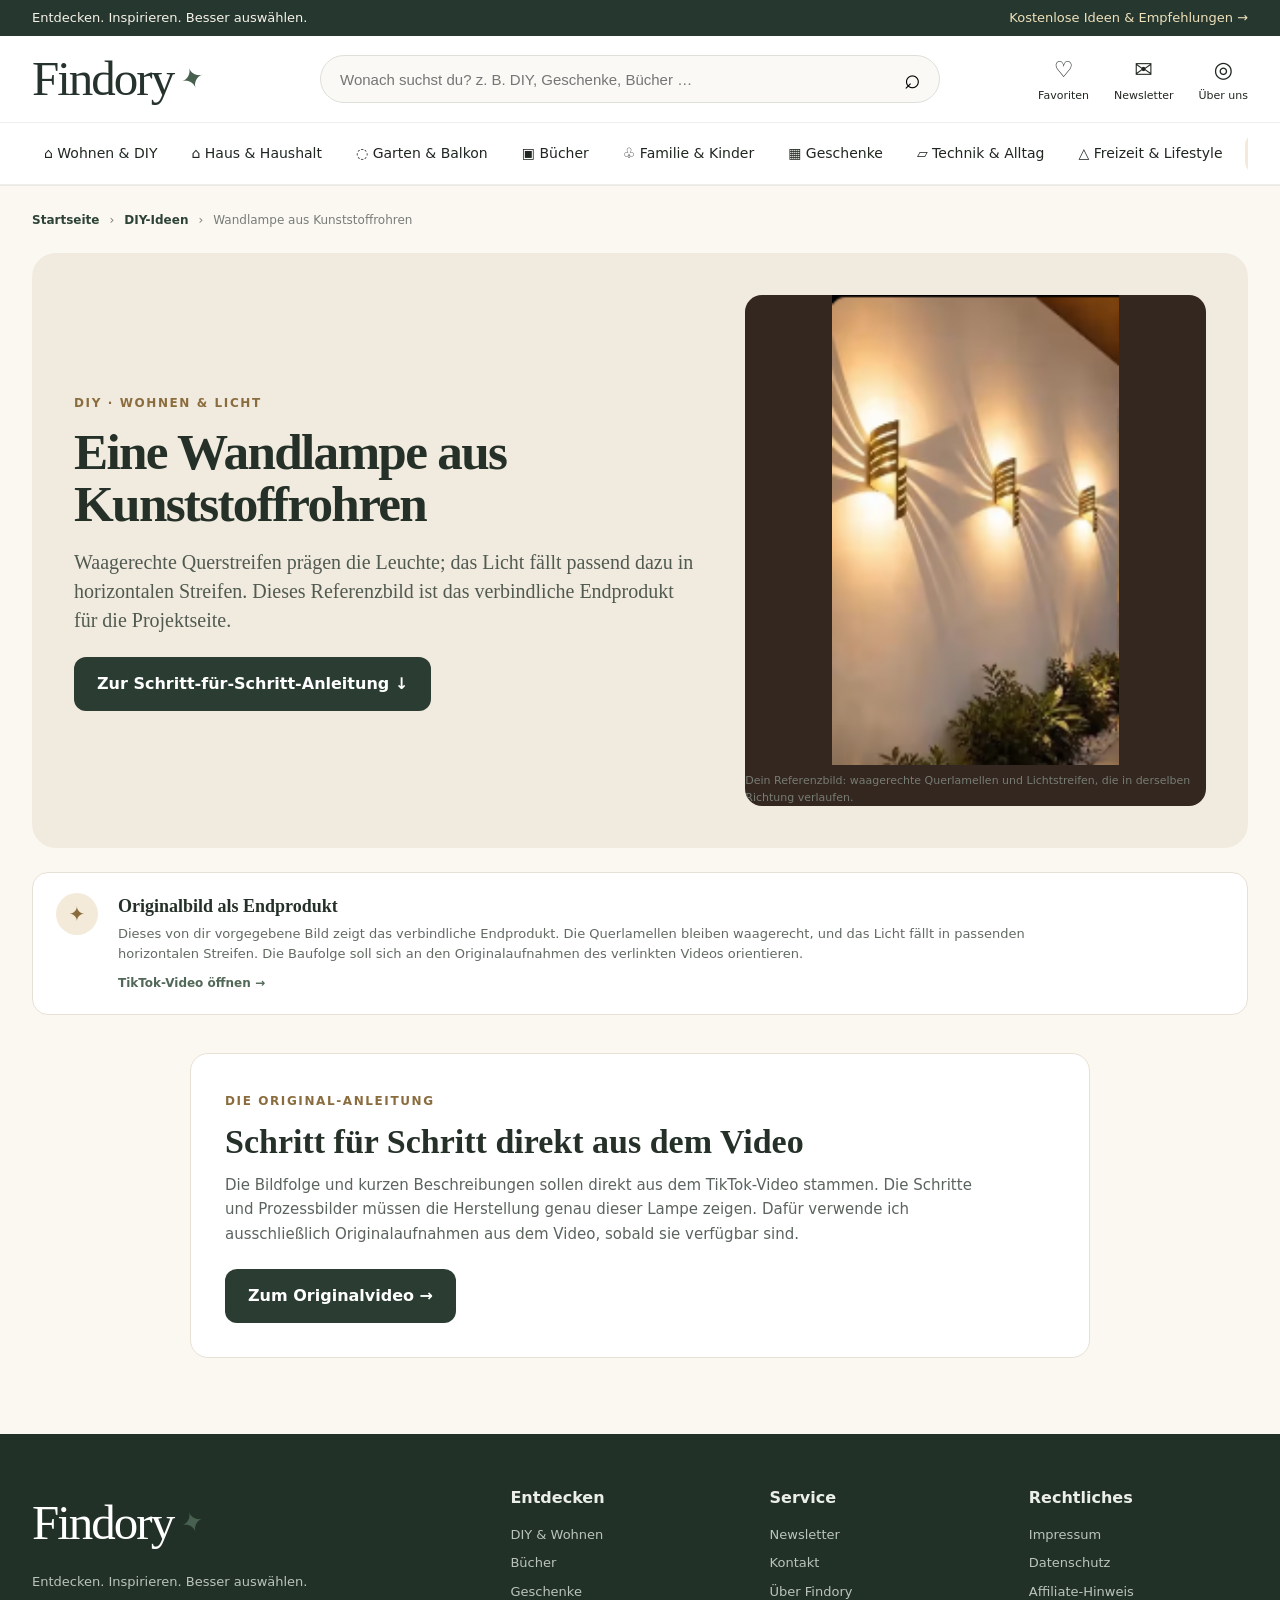
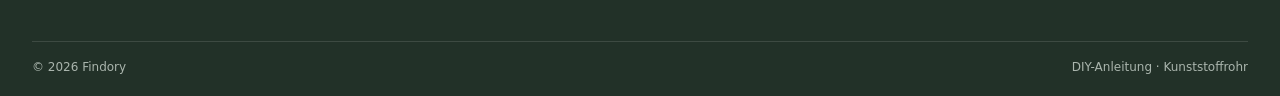
<file: diy-lampe-aus-kunststoffrohren.html>
<!doctype html>
<html lang="de">
<head>
  <meta charset="utf-8" />
  <meta name="viewport" content="width=device-width,initial-scale=1" />
  <title>Wandlampe aus Kunststoffrohren selber machen | Findory</title>
  <meta name="description" content="Schritt für Schritt zur skulpturalen DIY-Wandlampe aus Kunststoffrohr-Segmenten – inspiriert von einem kurzen DIY-Video." />
  <link rel="stylesheet" href="styles.css?v=lamp-3" />
</head>
<body>
  <div class="topbar"><div class="wrap topbar-inner"><span>Entdecken. Inspirieren. Besser auswählen.</span><a href="index.html#newsletter">Kostenlose Ideen & Empfehlungen →</a></div></div>
  <header class="site-header">
    <div class="wrap header-main">
      <a class="brand" href="index.html"><span class="brand-word">Findory</span><span class="leaf">✦</span></a>
      <form class="search" onsubmit="return false"><input aria-label="Suche" placeholder="Wonach suchst du? z. B. DIY, Geschenke, Bücher …"><button aria-label="Suchen">⌕</button></form>
      <div class="header-actions"><a href="index.html#highlights">♡<span>Favoriten</span></a><a href="index.html#newsletter">✉<span>Newsletter</span></a><a href="index.html#books">◎<span>Über uns</span></a></div>
    </div>
    <nav class="category-nav"><div class="wrap nav-scroll">
      <a href="index.html#diy-projekte">⌂ Wohnen & DIY</a><a href="index.html#highlights">⌂ Haus & Haushalt</a><a href="index.html#highlights">◌ Garten & Balkon</a><a href="index.html#books">▣ Bücher</a><a href="index.html#highlights">♧ Familie & Kinder</a><a href="index.html#gifts">▦ Geschenke</a><a href="index.html#highlights">▱ Technik & Alltag</a><a href="index.html#highlights">△ Freizeit & Lifestyle</a><a class="accent" href="index.html#recommendations">★ Empfehlungen</a>
    </div></nav>
  </header>
  <main class="lamp-tutorial">
    <div class="wrap article-wrap">
      <nav class="breadcrumbs" aria-label="Brotkrumennavigation"><a href="index.html">Startseite</a><span>›</span><a href="index.html#diy-projekte">DIY-Ideen</a><span>›</span><span>Wandlampe aus Kunststoffrohren</span></nav>
      <section class="article-hero">
        <div class="article-hero-copy">
          <span class="eyebrow dark">DIY · WOHNEN & LICHT</span>
          <h1>Eine Wandlampe aus Kunststoffrohren</h1>
          <p class="article-deck">Waagerechte Querstreifen prägen die Leuchte; das Licht fällt passend dazu in horizontalen Streifen. Dieses Referenzbild ist das verbindliche Endprodukt für die Projektseite.</p>
          <a class="btn dark" href="#anleitung">Zur Schritt-für-Schritt-Anleitung ↓</a>
        </div>
        <figure class="article-hero-image"><img src="images/lampe-kunststoffrohr-referenz.png" alt="Das Referenzbild der fertigen Wandlampe mit waagerechten Querlamellen und horizontalem Streiflicht"><figcaption>Dein Referenzbild: waagerechte Querlamellen und Lichtstreifen, die in derselben Richtung verlaufen.</figcaption></figure>
      </section>

      <aside class="source-note"><span class="source-mark">✦</span><div><b>Originalbild als Endprodukt</b><p>Dieses von dir vorgegebene Bild zeigt das verbindliche Endprodukt. Die Querlamellen bleiben waagerecht, und das Licht fällt in passenden horizontalen Streifen. Die Baufolge soll sich an den Originalaufnahmen des verlinkten Videos orientieren.</p><a href="https://www.tiktok.com/@daily.diy.crafts/video/7682196260492791062" target="_blank" rel="noopener noreferrer">TikTok-Video öffnen →</a></div></aside>

      <section class="video-guide-pending" id="anleitung">
        <span class="eyebrow dark">DIE ORIGINAL-ANLEITUNG</span>
        <h2>Schritt für Schritt direkt aus dem Video</h2>
        <p>Die Bildfolge und kurzen Beschreibungen sollen direkt aus dem TikTok-Video stammen. Die Schritte und Prozessbilder müssen die Herstellung genau dieser Lampe zeigen. Dafür verwende ich ausschließlich Originalaufnahmen aus dem Video, sobald sie verfügbar sind.</p>
        <a class="btn dark" href="https://www.tiktok.com/@daily.diy.crafts/video/7682196260492791062" target="_blank" rel="noopener noreferrer">Zum Originalvideo →</a>
      </section>
    </div>
  </main>
  <footer><div class="wrap footer-grid"><div><div class="brand footer-brand"><span class="brand-word">Findory</span><span class="leaf">✦</span></div><p>Entdecken. Inspirieren. Besser auswählen.</p></div><div><b>Entdecken</b><a href="index.html#diy-projekte">DIY & Wohnen</a><a href="index.html#books">Bücher</a><a href="index.html#gifts">Geschenke</a></div><div><b>Service</b><a href="index.html#newsletter">Newsletter</a><a href="#">Kontakt</a><a href="#">Über Findory</a></div><div><b>Rechtliches</b><a href="#">Impressum</a><a href="#">Datenschutz</a><a href="#">Affiliate-Hinweis</a></div></div><div class="wrap footer-bottom"><span>© 2026 Findory</span><span>DIY-Anleitung · Kunststoffrohr</span></div></footer>
</body>
</html>
</file>
<file: styles.css>
:root{--ink:#253128;--cream:#f6f1e7;--cream2:#fbf8f2;--sand:#e9ddc9;--gold:#cfa966;--green:#2d4336;--muted:#6e746f;--line:#e7e0d5;--shadow:0 14px 38px rgba(36,45,39,.11)}*{box-sizing:border-box}html{scroll-behavior:smooth}body{margin:0;background:var(--cream2);color:#202720;font-family:Inter,ui-sans-serif,system-ui,-apple-system,BlinkMacSystemFont,"Segoe UI",sans-serif;line-height:1.5}a{color:inherit;text-decoration:none}img{display:block;width:100%;height:100%;object-fit:cover}.wrap{width:min(1440px,calc(100% - 64px));margin:auto}.topbar{background:#26372f;color:#f7f3e9;font-size:13px}.topbar-inner{height:36px;display:flex;align-items:center;justify-content:space-between}.topbar a{color:#efe1ba}.site-header{background:#fff;position:sticky;top:0;z-index:20;box-shadow:0 1px 0 rgba(0,0,0,.06)}.header-main{height:86px;display:grid;grid-template-columns:260px 1fr 280px;gap:28px;align-items:center}.brand{display:flex;align-items:center;gap:8px;width:max-content}.brand-word{font-family:Georgia,serif;font-size:49px;letter-spacing:-2px;color:#26332c}.leaf{font-size:28px;color:#48604f;transform:rotate(-18deg)}.search{height:48px;border:1px solid #dfdfda;border-radius:999px;display:flex;align-items:center;background:#faf9f6}.search input{border:0;background:transparent;outline:0;font-size:15px;padding:0 19px;width:100%}.search button{border:0;background:transparent;font-size:28px;padding:0 18px;cursor:pointer}.header-actions{display:flex;justify-content:flex-end;gap:25px}.header-actions a{font-size:22px;text-align:center}.header-actions span{display:block;font-size:11px;margin-top:2px}.category-nav{border-top:1px solid #eee;border-bottom:1px solid #eee}.nav-scroll{display:flex;gap:10px;align-items:center;overflow:auto;padding:10px 0}.nav-scroll a{white-space:nowrap;padding:10px 12px;border-radius:12px;font-size:14px}.nav-scroll a:hover,.nav-scroll .accent{background:#f3ead9}.hero{position:relative;min-height:610px;overflow:hidden;color:#fff}.hero-bg{position:absolute;inset:0;background:url('https://images.unsplash.com/photo-1641232458416-feace752b346?auto=format&fit=crop&w=1800&q=88') center/cover}.hero-overlay{position:absolute;inset:0;background:linear-gradient(90deg,rgba(20,29,24,.78) 0%,rgba(24,31,27,.4) 48%,rgba(20,20,18,.24) 100%)}.hero-grid{position:relative;z-index:2;display:grid;grid-template-columns:1fr 390px;gap:70px;align-items:center;min-height:610px}.hero-copy{max-width:760px}.eyebrow{display:inline-block;font-size:12px;font-weight:800;letter-spacing:1.6px;margin-bottom:14px;color:#f3deb0}.eyebrow.dark{color:#8b6c3e}.hero h1{font-family:Georgia,serif;font-size:74px;line-height:.95;margin:0 0 22px;letter-spacing:-2px}.hero p{font-size:21px;max-width:670px;margin:0 0 28px}.hero-buttons{display:flex;gap:12px;flex-wrap:wrap}.btn{display:inline-flex;align-items:center;justify-content:center;padding:15px 23px;border-radius:12px;font-weight:750}.btn.primary{background:#f2dfb9;color:#283128}.btn.ghost{border:1px solid rgba(255,255,255,.5);background:rgba(255,255,255,.1);backdrop-filter:blur(9px)}.btn.dark{background:#2b3d33;color:#fff}.hero-cards{display:grid;gap:15px}.mini-card{height:135px;border:1px solid rgba(255,255,255,.62);border-radius:19px;overflow:hidden;display:grid;grid-template-columns:1.15fr .85fr;background:rgba(255,255,255,.9);color:#273128;box-shadow:var(--shadow)}.mini-card>div{padding:19px}.mini-card strong{font-family:Georgia,serif;font-size:21px;display:block}.mini-card span{font-size:13px;display:block;color:#5e655f;margin:4px 0 7px}.mini-card b{font-size:21px}.trustbar{background:#fff;border-bottom:1px solid var(--line)}.trust-grid{display:grid;grid-template-columns:repeat(5,1fr);padding:16px 0;gap:8px}.trust-grid>div{display:flex;gap:12px;align-items:center;padding:4px 12px}.trust-grid>div>span{width:44px;height:44px;border-radius:50%;background:#f4f0e8;display:grid;place-items:center;font-size:22px;color:#8d744b}.trust-grid p{margin:0}.trust-grid b,.trust-grid small{display:block}.trust-grid b{font-size:13px}.trust-grid small{color:#747a75}.section{padding:68px 0}.section-head{display:flex;align-items:end;justify-content:space-between;gap:30px;margin-bottom:26px}.section-head h2,.manifesto h2,.split h2{font-family:Georgia,serif;font-size:37px;line-height:1.07;margin:0}.section-head>a{font-weight:700}.cards-five{display:grid;grid-template-columns:repeat(5,1fr);gap:18px}.content-card{background:#fff;border:1px solid var(--line);border-radius:16px;overflow:hidden;box-shadow:0 7px 25px rgba(35,45,39,.05);transition:.2s transform,.2s box-shadow}.content-card:hover{transform:translateY(-4px);box-shadow:var(--shadow)}.image-wrap{height:205px;position:relative}.image-wrap span{position:absolute;top:12px;left:12px;background:#f4ead4;border-radius:999px;padding:6px 9px;font-size:10px;font-weight:900}.card-body{padding:18px}.card-body h3{font-family:Georgia,serif;font-size:19px;line-height:1.2;margin:0 0 9px}.card-body p{font-size:13px;color:#626962;margin:0 0 14px}.card-body a{font-size:13px;font-weight:800}.recommendations{background:#f1ebdf}.affiliate-note{font-size:11px;color:#747a75;background:#fff;border:1px solid #ddd5c9;padding:7px 10px;border-radius:999px}.product-grid{display:grid;grid-template-columns:repeat(4,1fr);gap:18px}.product{background:#fff;border-radius:18px;padding:24px;border:1px solid #e4dbcd}.product-icon{width:48px;height:48px;border-radius:14px;background:#f2e7d3;display:grid;place-items:center;font-size:23px;margin-bottom:18px}.product h3{font-family:Georgia,serif;font-size:23px;margin:0 0 8px}.product p{color:#697069;font-size:14px;min-height:63px}.product-meta{display:flex;justify-content:space-between;align-items:center;margin:18px 0}.product-meta span{font-weight:800}.product-meta b{font-size:10px;color:#61705f;background:#eef3ed;padding:5px 7px;border-radius:999px}.product a{font-weight:800;font-size:13px}.split{display:grid;grid-template-columns:1.25fr 1fr;min-height:410px}.newsletter-panel{background:linear-gradient(90deg,rgba(28,31,25,.78),rgba(28,31,25,.47)),url('https://images.unsplash.com/photo-1704040686510-b747ff423ebb?auto=format&fit=crop&w=1400&q=85') center/cover;color:#fff;display:flex;align-items:center}.newsletter-panel .inner{padding:56px max(38px,calc((100vw - 1440px)/2));padding-right:70px}.newsletter-panel p{max-width:650px}.newsletter-panel form{display:flex;gap:8px;margin:22px 0 12px}.newsletter-panel input{min-width:310px;border:0;border-radius:9px;padding:14px 15px}.newsletter-panel button{border:0;border-radius:9px;padding:14px 18px;background:#f0ddb4;font-weight:800;color:#26332c}.newsletter-panel small{opacity:.84}.books-panel{background:#eee8dd;padding:52px 60px;display:grid;grid-template-columns:1fr 240px;gap:35px;align-items:center}.books-copy p{color:#5d645e}.book-mockups{display:flex;gap:10px;align-items:end}.book{width:116px;height:182px;border-radius:5px 9px 9px 5px;padding:18px 10px;box-shadow:7px 8px 18px rgba(0,0,0,.18);text-align:center;display:flex;flex-direction:column;align-items:center;justify-content:center}.book small{font-size:8px}.book strong{font-family:Georgia,serif;font-size:31px}.book span{font-family:Georgia,serif;font-size:12px}.b1{background:linear-gradient(#d9edf1,#f4e7c2);color:#38554c;transform:rotate(-4deg)}.b2{background:linear-gradient(#22375c,#492f68);color:#f3c58b;transform:rotate(3deg);margin-bottom:6px}.manifesto{background:#fff}.manifesto-grid{display:grid;grid-template-columns:.8fr 1.2fr;gap:70px;align-items:center}.manifesto p{font-size:18px;color:#59615a;margin:0}.manifesto h2{font-size:40px}footer{background:#223128;color:#ecefe9;padding:52px 0 20px}.footer-grid{display:grid;grid-template-columns:2fr repeat(3,1fr);gap:40px}.footer-brand .brand-word{color:#fff}.footer-grid>div:not(:first-child){display:flex;flex-direction:column;gap:9px}.footer-grid b{margin-bottom:6px}.footer-grid a,.footer-grid p{font-size:13px;color:#bac4bc}.footer-bottom{border-top:1px solid rgba(255,255,255,.12);margin-top:36px;padding-top:16px;display:flex;justify-content:space-between;color:#aab5ad;font-size:12px}@media(max-width:1100px){.header-main{grid-template-columns:200px 1fr}.header-actions{display:none}.cards-five{grid-template-columns:repeat(3,1fr)}.trust-grid{grid-template-columns:repeat(3,1fr)}.hero-grid{grid-template-columns:1fr 320px;gap:30px}.split{grid-template-columns:1fr}.books-panel{padding:50px 7vw}.product-grid{grid-template-columns:repeat(2,1fr)}}@media(max-width:760px){.wrap{width:min(100% - 30px,1440px)}.topbar{display:none}.site-header{position:relative}.header-main{height:auto;padding:18px 0;grid-template-columns:1fr}.brand-word{font-size:42px}.search{width:100%}.hero-grid{grid-template-columns:1fr;padding:60px 0}.hero h1{font-size:52px}.hero-cards{grid-template-columns:1fr}.mini-card{height:115px}.trust-grid{grid-template-columns:1fr 1fr}.cards-five{grid-template-columns:1fr}.product-grid{grid-template-columns:1fr}.section{padding:48px 0}.section-head{align-items:flex-start;flex-direction:column}.split h2,.section-head h2,.manifesto h2{font-size:31px}.newsletter-panel .inner{padding:48px 22px}.newsletter-panel form{flex-direction:column}.newsletter-panel input{min-width:0;width:100%}.books-panel{grid-template-columns:1fr;padding:45px 22px}.manifesto-grid{grid-template-columns:1fr;gap:18px}.footer-grid{grid-template-columns:1fr 1fr}.hero p{font-size:18px}.hero-buttons{flex-direction:column;align-items:flex-start}}@media(max-width:480px){.trust-grid{grid-template-columns:1fr}.footer-grid{grid-template-columns:1fr}.hero h1{font-size:45px}.book-mockups{justify-content:center}.books-panel{grid-template-columns:1fr}.category-nav{font-size:12px}}
/* Dedicated DIY project view */
#diy-posts[hidden], #diy-price-note[hidden] { display:none !important; }
.diy-grid { grid-template-columns:repeat(3,minmax(0,1fr)); }
.text-link { border:0; background:none; color:var(--ink); font:inherit; font-weight:800; cursor:pointer; padding:8px 0; white-space:nowrap; }
.diy-card .image-wrap { height:230px; }
.diy-card .card-body { padding:20px; }
.diy-card details { border-top:1px solid var(--line); padding-top:12px; margin-top:14px; }
.diy-card summary { cursor:pointer; font-size:13px; font-weight:800; }
.project-steps { padding-top:12px; font-size:13px; color:#485148; }
.project-steps p { margin:5px 0 10px; }
.project-steps ol { padding-left:19px; margin:7px 0 12px; }
.project-steps li { margin:0 0 6px; }
.project-steps small { color:#737970; display:block; line-height:1.45; }
.diy-price-note { color:var(--muted); font-size:12px; margin:18px 0 0; }
@media(max-width:1100px) { .diy-grid { grid-template-columns:repeat(2,minmax(0,1fr)); } }
@media(max-width:760px) { .diy-grid { grid-template-columns:1fr; } }

/* Plastic-pipe wall lamp tutorial */
.diy-card-link{display:block;height:100%}.diy-card-link:hover .card-cta{text-decoration:underline}.card-cta{display:inline-block;font-size:13px;font-weight:850;color:var(--green)}
.lamp-tutorial{background:var(--cream2);padding:26px 0 76px}.article-wrap{max-width:1240px}.breadcrumbs{display:flex;gap:10px;align-items:center;color:#777d75;font-size:12px;margin:0 0 24px}.breadcrumbs a{font-weight:700;color:var(--green)}.article-hero{display:grid;grid-template-columns:1.15fr .85fr;gap:48px;align-items:center;background:#f1ebdf;border-radius:24px;padding:42px;margin-bottom:24px}.article-hero h1{font-family:Georgia,serif;font-size:clamp(40px,4vw,52px);line-height:1.02;letter-spacing:-1.7px;color:var(--ink);margin:0 0 18px}.article-deck{font-family:Georgia,serif;font-size:20px;line-height:1.45;color:#515a51;margin:0 0 22px}.article-meta{display:flex;gap:9px;flex-wrap:wrap;margin:0 0 24px}.article-meta span{background:rgba(255,255,255,.76);border:1px solid #e0d7c8;border-radius:999px;padding:8px 11px;font-size:11px;color:#536054}.article-hero-image{margin:0}.article-hero-image img{height:470px;border-radius:17px;object-fit:cover;object-position:center 42%}.article-hero-image figcaption,.step-image figcaption{font-size:11px;color:#777c74;margin-top:8px}.source-note{display:grid;grid-template-columns:46px 1fr;gap:16px;background:#fff;border:1px solid var(--line);border-radius:16px;padding:20px 23px;margin:0 0 38px}.source-mark{width:42px;height:42px;border-radius:50%;display:grid;place-items:center;background:#f3ead9;color:#8b6c3e;font-size:20px}.source-note p{margin:4px 0 7px;color:#626a62;font-size:13px;max-width:930px}.source-note b{font-family:Georgia,serif;font-size:18px;color:var(--ink)}.source-note a{font-weight:800;color:#526858;font-size:12px}.tutorial-layout{display:grid;grid-template-columns:minmax(0,1fr) 285px;gap:40px;align-items:start}.materials-box,.finish-box{background:#fff;border:1px solid var(--line);border-radius:18px;padding:28px 32px}.materials-box h2,.steps-heading h2,.finish-box h2{font-family:Georgia,serif;color:var(--ink);font-size:34px;line-height:1.08;margin:0}.materials-list{list-style:none;padding:8px 0 0;margin:0;display:grid;grid-template-columns:1fr 1fr;gap:0 24px}.materials-list li{display:grid;grid-template-columns:38px 1fr;gap:11px;padding:16px 0;border-bottom:1px solid var(--line)}.materials-list li>span{font-family:Georgia,serif;font-size:20px;color:#b2915f}.materials-list b,.materials-list small{display:block}.materials-list b{font-size:13px;color:var(--ink)}.materials-list small{font-size:11px;line-height:1.5;color:#70766f;margin-top:4px}.steps-section{padding:54px 0}.steps-heading{max-width:680px;margin-bottom:29px}.steps-heading p{color:#626962;font-size:14px;margin:10px 0 0}.build-steps{list-style:none;margin:0;padding:0}.build-step{display:grid;grid-template-columns:44px 1fr;gap:0 18px;padding:28px 0;border-top:1px solid var(--line)}.step-number{grid-column:1;grid-row:1 / span 2;font-family:Georgia,serif;font-size:23px;color:#ab8955;padding-top:2px}.step-copy{grid-column:2}.step-copy h3{font-family:Georgia,serif;font-size:24px;line-height:1.15;color:var(--ink);margin:0 0 9px}.step-copy p{font-size:14px;color:#555e56;line-height:1.65;margin:0 0 10px}.step-copy .step-tip{background:#f4f0e8;padding:10px 13px;border-radius:10px;font-size:12px;color:#5d665d}.step-image{grid-column:2;margin:12px 0 0}.step-image img{width:100%;height:auto;max-height:610px;object-fit:cover;object-position:center;border-radius:15px;background:#eee7db}.finish-box h2{margin:0 0 11px}.finish-box p{color:#5a635b;font-size:14px;margin:0 0 22px}.finish-box .eyebrow{margin:0 0 8px}.tutorial-aside{position:sticky;top:28px}.aside-card{background:#2b3d33;color:#f5f2e8;border-radius:17px;padding:24px}.aside-card .eyebrow{color:#e5cd9c}.aside-card h2{font-family:Georgia,serif;font-size:27px;margin:0 0 9px}.aside-card p{font-size:13px;color:#d1d7d0}.aside-card dl{margin:18px 0 0}.aside-card dl>div{display:flex;justify-content:space-between;gap:10px;border-top:1px solid rgba(255,255,255,.15);padding:10px 0;font-size:11px}.aside-card dt{color:#bdc7bd}.aside-card dd{margin:0;text-align:right}.aside-card a{color:#efdbb4;text-decoration:underline}.aside-note{background:#f1ebdf;border-radius:14px;padding:17px;margin-top:14px}.aside-note b{font-family:Georgia,serif}.aside-note p{font-size:11px;color:#697168;margin:5px 0 0;line-height:1.5}
@media(max-width:1000px){.article-hero{grid-template-columns:1fr 1fr;gap:28px;padding:30px}.article-hero-image img{height:390px}.tutorial-layout{grid-template-columns:1fr 250px;gap:24px}}
@media(max-width:760px){.lamp-tutorial{padding:18px 0 48px}.article-hero{grid-template-columns:1fr;padding:23px;gap:20px}.article-hero h1{font-size:45px}.article-deck{font-size:18px}.article-hero-image img{height:420px}.tutorial-layout{grid-template-columns:1fr}.tutorial-aside{position:static;grid-row:1}.materials-box,.finish-box{padding:22px}.materials-list{grid-template-columns:1fr}.steps-section{padding:42px 0}.build-step{grid-template-columns:34px 1fr;gap:0 12px;padding:23px 0}.step-number{font-size:20px}.step-copy h3{font-size:21px}.step-image{margin-top:9px}.step-image img{max-height:520px}}
@media(max-width:480px){.breadcrumbs{font-size:10px;gap:6px;flex-wrap:wrap}.article-hero h1{font-size:39px}.article-hero-image img{height:360px}.article-meta span{font-size:10px}.source-note{grid-template-columns:34px 1fr;padding:16px;gap:12px}.source-mark{width:34px;height:34px}}
.video-guide-pending{background:#fff;border:1px solid var(--line);border-radius:18px;padding:34px;max-width:900px;margin:0 auto}.video-guide-pending h2{font-family:Georgia,serif;font-size:34px;line-height:1.08;color:var(--ink);margin:0 0 12px}.video-guide-pending p{max-width:760px;color:#5b645c;font-size:15px;line-height:1.65;margin:0 0 22px}@media(max-width:760px){.video-guide-pending{padding:23px}.video-guide-pending h2{font-size:29px}}
/* Preserve the complete user-provided reference image and its horizontal light pattern. */
.mini-card img[src*="lampe-kunststoffrohr-referenz"],
.image-wrap img[src*="lampe-kunststoffrohr-referenz"] { object-fit:contain; background:#33271f; }
.article-hero-image { background:#33271f; border-radius:17px; overflow:hidden; }
.article-hero-image img { width:100%; object-fit:contain; object-position:center; }
</file>
